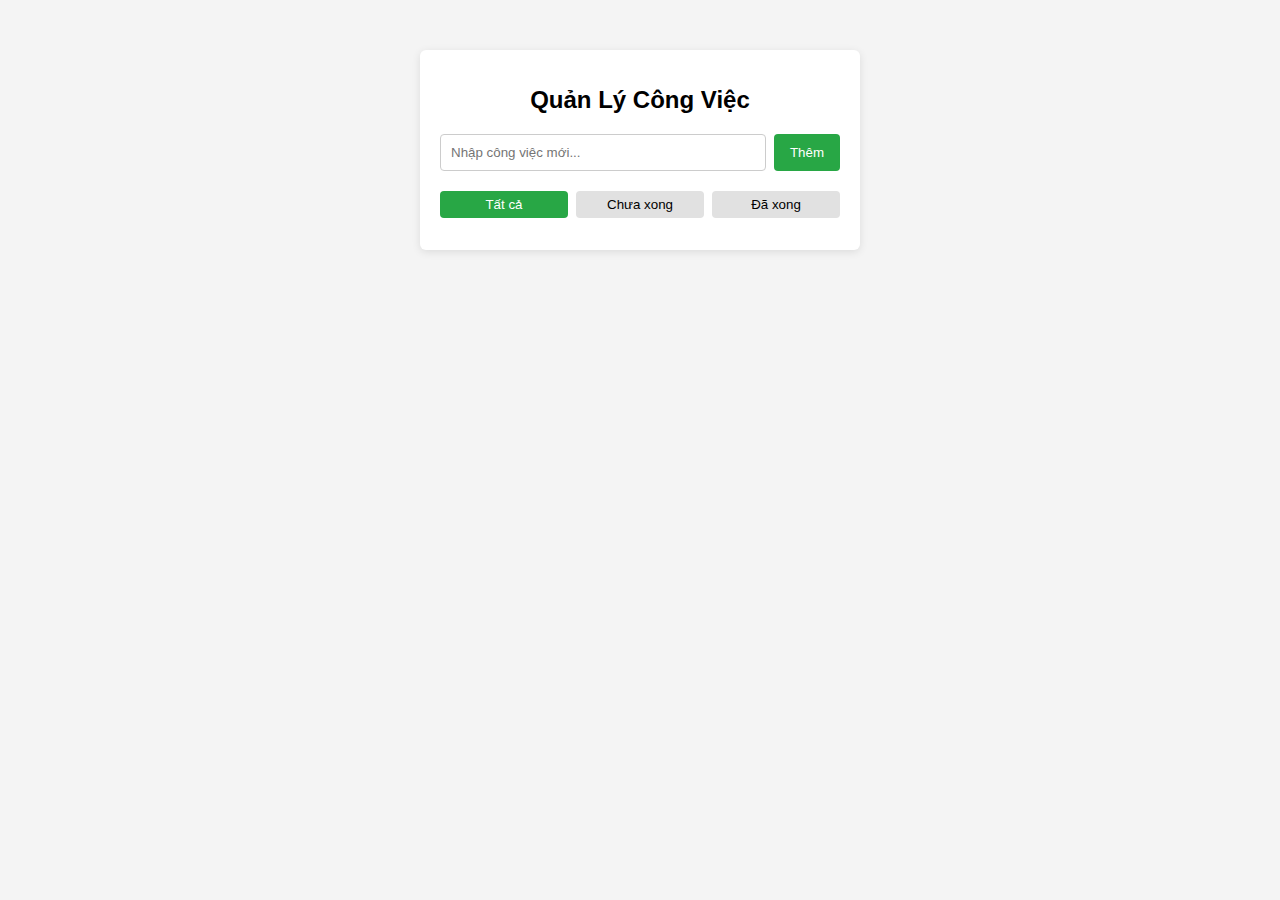
<file: LoAnhViet/TH3/Bai1/index.html>
<!DOCTYPE html>
<html lang="vi">
<head>
  <meta charset="UTF-8">
  <meta name="viewport" content="width=device-width,initial-scale=1">
  <title>Quản Lý Công Việc</title>
    <link rel="stylesheet" href="./style.css">
</head>
<body>
  <div class="todo-app">
    <h1>Quản Lý Công Việc</h1>
    <div class="input-group">
      <input type="text" id="new-task" placeholder="Nhập công việc mới...">
      <button id="add-task-btn">Thêm</button>
    </div>
    <div class="filters">
      <button data-filter="all" class="active">Tất cả</button>
      <button data-filter="pending">Chưa xong</button>
      <button data-filter="done">Đã xong</button>
    </div>
    <ul id="task-list"></ul>
  </div>
<script src="https://code.jquery.com/jquery-3.6.0.min.js"></script>
<script src="./script.js"></script>

</body>
</html>
</file>
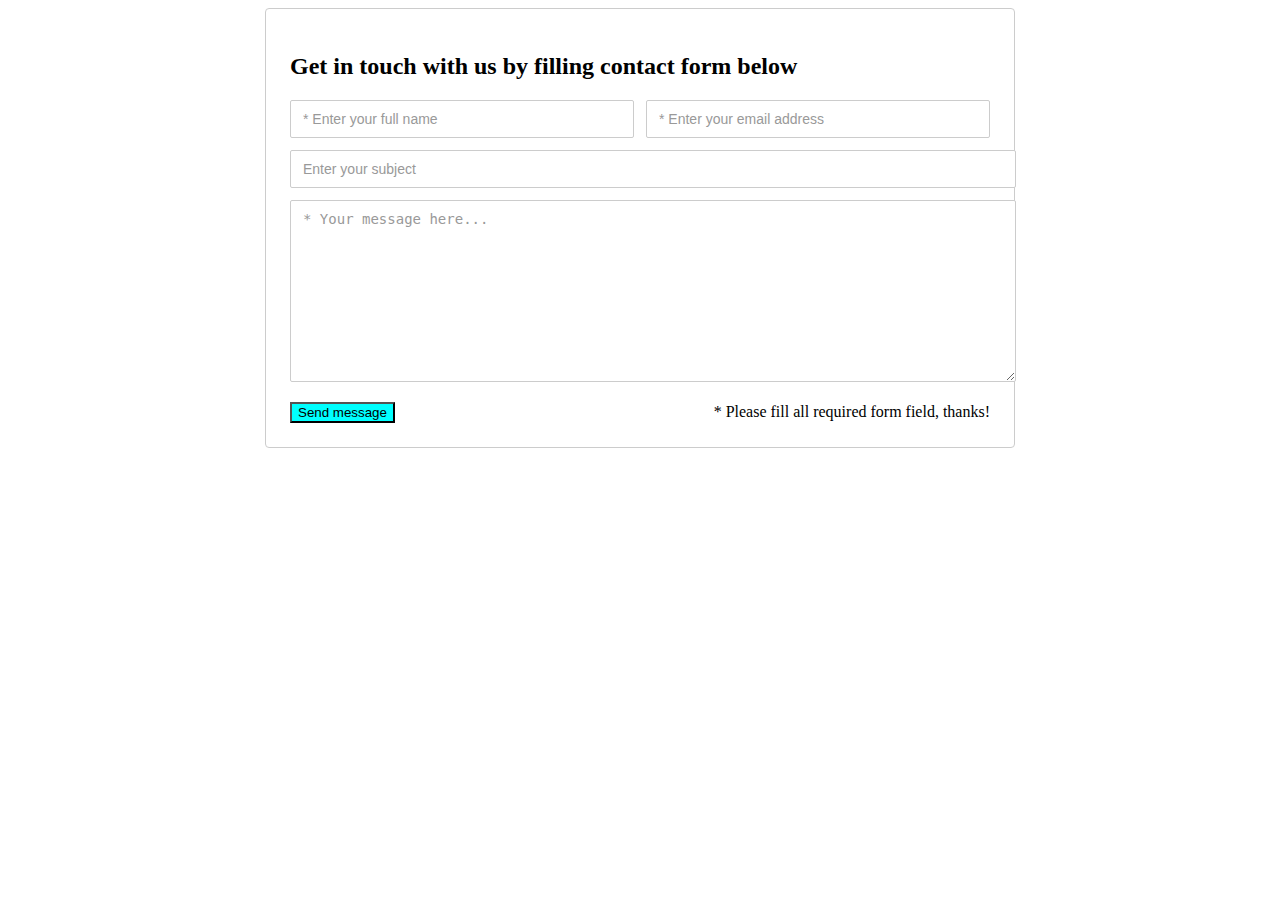
<file: LoAnhViet/ThucHanh2/bai1.html>
<!DOCTYPE html>
<html lang="en">
<head>
  <meta charset="UTF-8">
  <title>Document</title>
  <style>

    
    .contact-form {
      max-width: 700px;
      margin: auto;
      border: 1px solid #ccc;
      border-radius: 4px;
      padding: 24px;
    }

    .contact-form .row {
      display: flex;    
      gap: 12px;
      margin-bottom: 12px;
    }
    .contact-form .row.full {
      display: block;
    }

    .contact-form input[type="text"],
    .contact-form input[type="email"],
    .contact-form textarea {
      width: 100%;
      padding: 10px 12px;
      border: 1px solid #ccc;
      border-radius: 2px;
      font-size: 14px;
      color: #333;
    }
    .contact-form input::placeholder,
    .contact-form textarea::placeholder {
      color: #999;
    }

    .contact-form textarea {
      min-height: 160px;
      resize: vertical;
    }

    .contact-form .actions {
      display: flex;
      justify-content: space-between;
      align-items: center;
      margin-top: 16px;
    }
    button {
      background-color: aqua;
    }

  </style>
</head>
<body>

  <form class="contact-form">
    <h2>Get in touch with us by filling contact form below</h2>

    <div class="row">
      <input type="text" placeholder="* Enter your full name" required>
      <input type="email" placeholder="* Enter your email address" required>
    </div>

    <div class="row full">
      <input type="text" placeholder="Enter your subject">
    </div>

    <div class="row full">
      <textarea placeholder="* Your message here..." required></textarea>
    </div>

    <div class="actions">
      <button type="submit">Send message</button>
      <div class="note">* Please fill all required form field, thanks!</div>
    </div>
  </form>

</body>
</html>
</file>
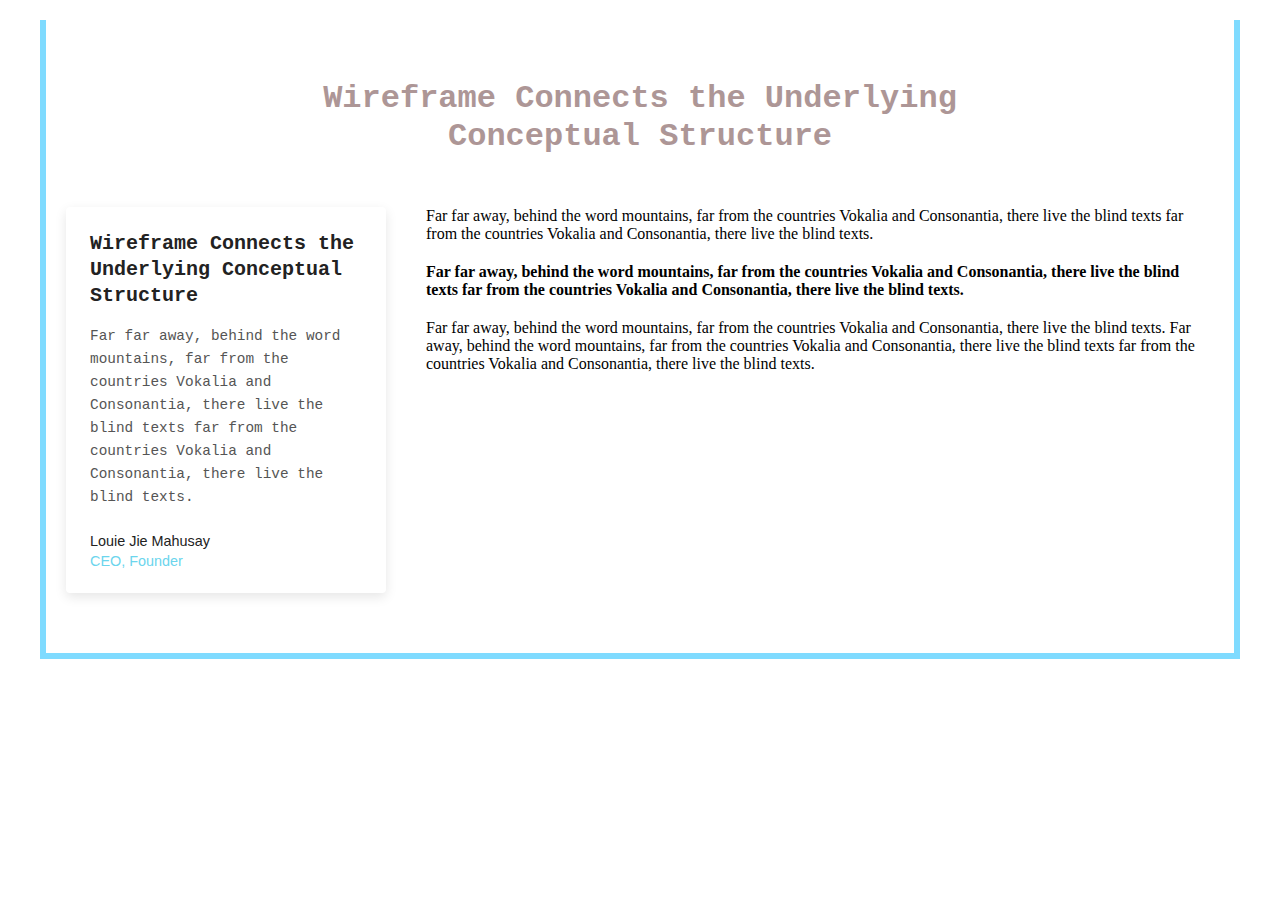
<file: LoAnhViet/ThucHanh2/bai3.html>
<!DOCTYPE html>
<html lang="en">
<head>
  <meta charset="UTF-8">
  <title>Document</title>
  <style>
    * {
      box-sizing: border-box;
      margin: 0;
      padding: 0;
    }


    .design-section {
      border-left: 6px solid #7FDBFF;
      border-right: 6px solid #7FDBFF;
      border-bottom: 6px solid #7FDBFF;
      background: #fff;
      padding: 60px 20px;
      margin: 20px auto;
      max-width: 1200px;
    }

    .design-section h2 {
      font-family: "Courier New", monospace;
      font-size: 2rem;
      text-align: center;
      margin-bottom: 50px;
      color: #ad9696;
      line-height: 1.2;
    }

    .columns {
      display: flex;
      gap: 40px;
      align-items: flex-start;
    }

    .card {
      flex: 0 0 320px;
      background: #fff;
      padding: 24px;
      box-shadow: 0 4px 12px rgba(0,0,0,0.1);
      border-radius: 4px;
    }
    .card h3 {
      font-family: "Courier New", monospace;
      font-size: 1.25rem;
      margin-bottom: 16px;
      color: #222;
      line-height: 1.3;
    }
    .card p {
      font-family: "Courier New", monospace;
      font-size: 0.9rem;
      line-height: 1.6;
      color: #555;
    }
    .card .author {
      margin-top: 24px;
      font-family: Arial, sans-serif;
      font-size: 0.9rem;
      color: #222;
    }
    .card .author span {
      display: block;
      margin-top: 4px;
      color: #6bd5ed;
    }


    .text p {
      margin-bottom: 20px;
    }
    .text p strong {
      font-weight: bold;
    }
  </style>
</head>
<body>

  <div class="top-bar"></div>

  <section class="design-section">
    <h2>
      Wireframe Connects the Underlying<br>
      Conceptual Structure
    </h2>
    <div class="columns">
      <div class="card">
        <h3>Wireframe Connects the Underlying Conceptual Structure</h3>
        <p>
          Far far away, behind the word mountains, far from the countries Vokalia
          and Consonantia, there live the blind texts far from the countries
          Vokalia and Consonantia, there live the blind texts.
        </p>
        <div class="author">
          Louie Jie Mahusay
          <span>CEO, Founder</span>
        </div>
      </div>

      <div class="text">
        <p>
          Far far away, behind the word mountains, far from the countries Vokalia
          and Consonantia, there live the blind texts far from the countries
          Vokalia and Consonantia, there live the blind texts.
        </p>
        <p>
          <strong>
            Far far away, behind the word mountains, far from the countries Vokalia
            and Consonantia, there live the blind texts far from the countries
            Vokalia and Consonantia, there live the blind texts.
          </strong>
        </p>
        <p>
          Far far away, behind the word mountains, far from the countries Vokalia
          and Consonantia, there live the blind texts. Far away, behind the word
          mountains, far from the countries Vokalia and Consonantia, there live
          the blind texts far from the countries Vokalia and Consonantia, there
          live the blind texts.
        </p>
      </div>
    </div>
  </section>

</body>
</html>
</file>
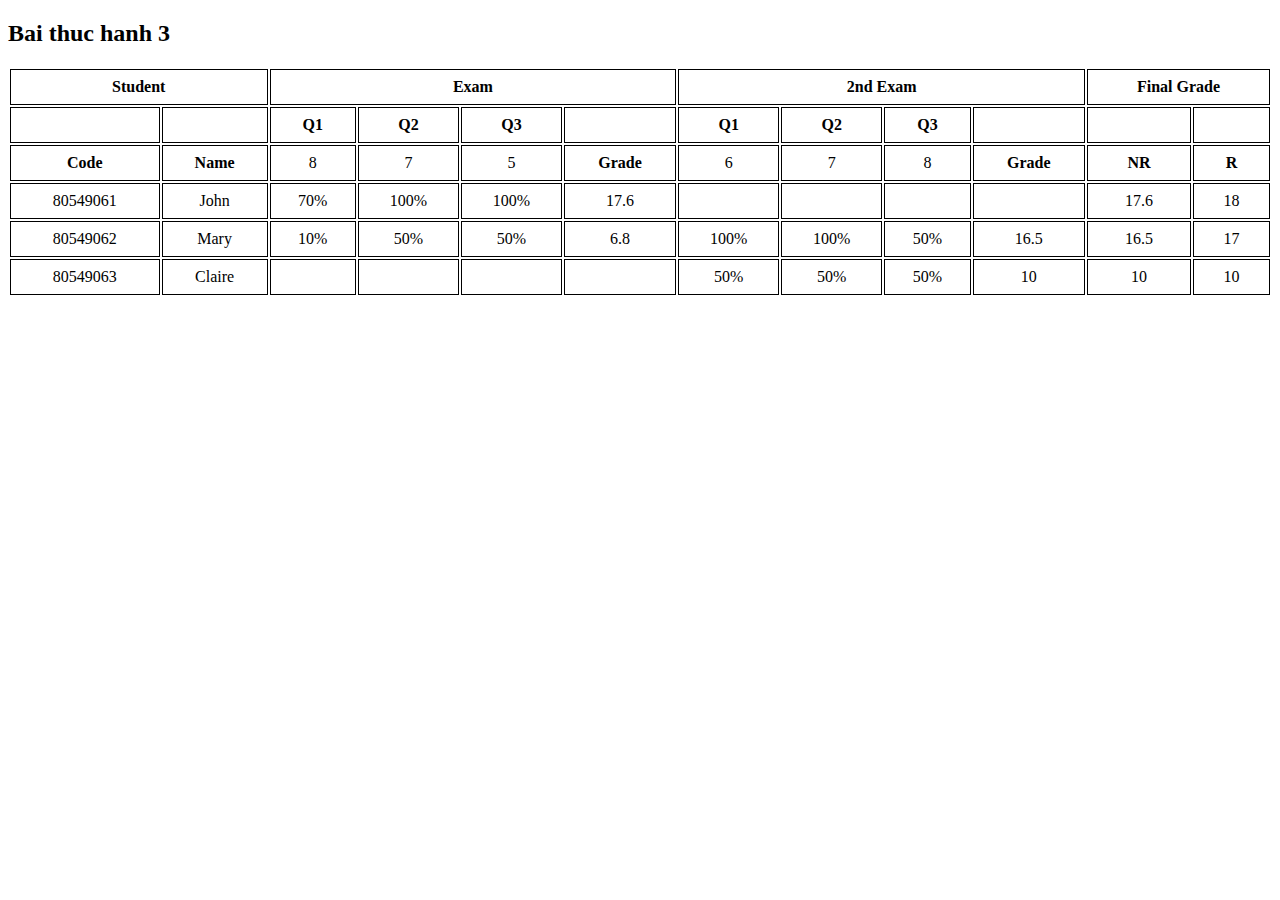
<file: LoAnhViet/ThucHanh1/Bai3/bai3.html>
<!DOCTYPE html>
<html lang="en">
<head>
    <meta charset="UTF-8">
    <meta name="viewport" content="width=device-width, initial-scale=1.0">
    <title>Document</title>
    <style>
        table {
            width: 100%;
        }
        th, td {
            border: 1px solid black;
            padding: 8px;
            text-align: center;
        }
    </style>
</head>
<body>
    <h2>Bai thuc hanh 3</h2>
    <table>
        <tr>
            <th colspan="2">Student</th>
            <th colspan="4">Exam</th>
            <th colspan="4">2nd Exam</th>
            <th colspan="2">Final Grade</th>
        </tr>
        <tr>
            <th></th>
            <th></th>
            <th>Q1</th>
            <th>Q2</th>
            <th>Q3</th>
            <th></th>
            <th>Q1</th>
            <th>Q2</th>
            <th>Q3</th>
            <th></th>
            <th></th>
            <th></th>
        </tr>
        <tr>
            <th>Code</th>
            <th>Name</th>
            <td>8</td>
            <td>7</td>
            <td>5</td>
            <th>Grade</th>
            <td>6</td>
            <td>7</td>
            <td>8</td>
            <th>Grade</th>
            <th>NR</th>
            <th>R</th>
        </tr>
        <tr>
            <td>80549061</td>
            <td>John</td>
            <td>70%</td>
            <td>100%</td>
            <td>100%</td>
            <td>17.6</td>
            <td></td>
            <td></td>
            <td></td>
            <th></th>
            <td>17.6</td>
            <td>18</td>
        </tr>
        <tr>
            <td>80549062</td>
            <td>Mary</td>
            <td>10%</td>
            <td>50%</td>
            <td>50%</td>
            <td>6.8</td>
            <td>100%</td>
            <td>100%</td>
            <td>50%</td>
            <td>16.5</td>
            <td>16.5</td>
            <td>17</td>
        </tr>
        <tr>
            <td>80549063</td>
            <td>Claire</td>
            <td></td>
            <td></td>
            <td></td>
            <th></th>
            <td>50%</td>
            <td>50%</td>
            <td>50%</td>
            <td>10</td>
            <td>10</td>
            <td>10</td>
        </tr>
        
    </table>
</body>
</html>
</file>
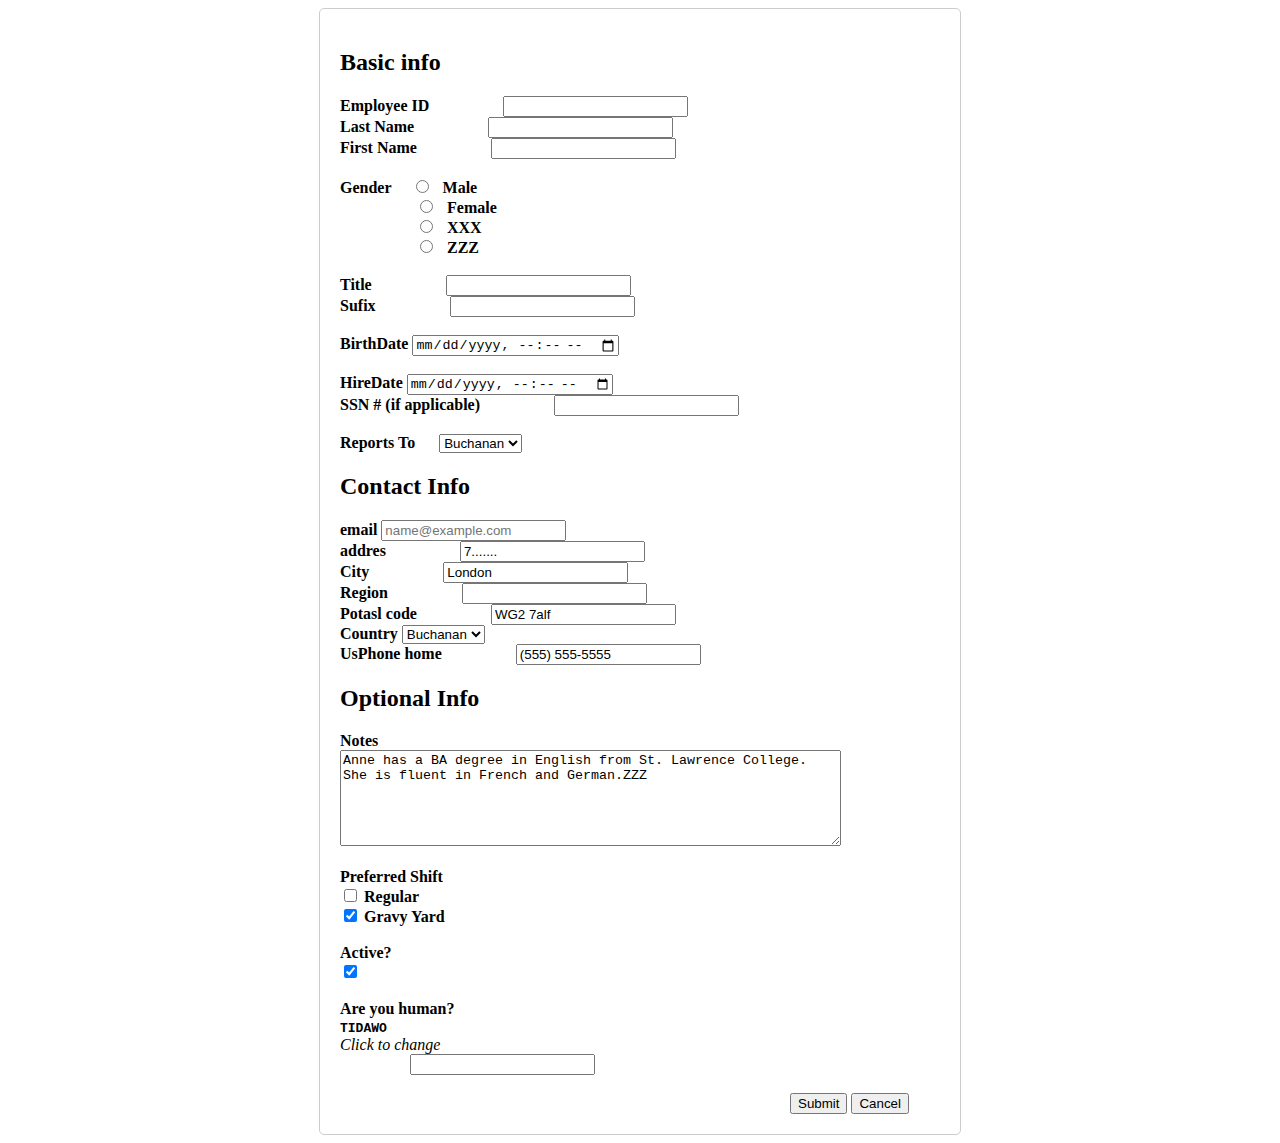
<file: LoAnhViet/ThucHanh1/Bai4/bai4.html>
<!DOCTYPE html>
<html lang="en">
<head>
    <meta charset="UTF-8">
    <meta name="viewport" content="width=device-width, initial-scale=1.0">
    <title>Document</title>
    <style>
        
        form {
            max-width: 600px;
            margin: auto;
            padding: 20px;
            border: 1px solid #ccc;
            border-radius: 5px;
        }
      
       input[type="text"]{
        margin-left: 70px;
       }
        
        
        label {
            font-weight: bold;
        }
        input[type="radio"] {
            margin-right: 10px;
        }
    </style>
</head>
<body>
    <form action="">
        <h2>Basic info</h2>
        <label for="">Employee ID</label> <input type="text" name="id" id="id"><br>
        <label for="">Last Name</label> <input type="text" name="name" id="name"><br>
        <label for="">First Name</label> <input type="text" name="name" id="name"><br>
        <br>
        <label for="">Gender</label>
        <input type="radio" name style="margin-left: 20px;"> <label for="">Male</label> <br>
        <input type="radio" name style="margin-left: 80px;"> <label for="">Female</label> <br>
        <input type="radio" name style="margin-left: 80px;"> <label for="">XXX</label> <br>
        <input type="radio" name style="margin-left: 80px;"> <label for="">ZZZ</label> <br>
        <br>
        <label for="">Title</label> <input type="text" name="title" id="title"><br>
        <label for="">Sufix</label> <input type="text" name="" id=""> <br> <br>
        <label for="">BirthDate</label> <input type="datetime-local" name="" id="" value=""> <br> <br>
        <label for="">HireDate</label> <input type="datetime-local" name="" id="">
        <br>
        <label for="">SSN # (if applicable)</label> <input type="text" name="" id=""> <br> <br>
        <label for="" style="margin-right: 20px;">Reports To</label> 
        <select>
            <option>Buchanan</option>
            <option>1</option>
            <option>2</option>
          </select>
          <br>
    
    <h2>Contact Info</h2>
    <label for="">email</label> <input type="email" placeholder="name@example.com"> <br>
    <label for="">addres</label> <input type="text" id="addres" value="7......."><br>
    <label for="">City</label> <input type="text" name="city" id="city" value="London"><br>
    <label for="region">Region</label>
    <input type="text" id="region"> <br>
    <label for="">Potasl code</label> <input type="text" name="postal" id="postal" value="WG2 7alf"><br>
    <label for="">Country</label>  
    <select>
        <option>Buchanan</option>
        <option>1</option>
        <option>2</option>
      </select>
      <br>
      <label for="">UsPhone home</label> <input type="text" name="phone" id="phone" value="(555) 555-5555"><br>

      <h2>Optional Info</h2>
        <!-- Notes -->
  <label for="notes">Notes</label><br>
  <textarea id="notes" rows="6" cols="60">
Anne has a BA degree in English from St. Lawrence College.
She is fluent in French and German.ZZZ
  </textarea><br><br>

  <label>Preferred Shift</label><br>
  <input type="checkbox" id="regular" name="shift" value="regular">
  <label for="regular">Regular</label><br>
  <input type="checkbox" id="graveyard" name="shift" value="graveyard" checked>
  <label for="graveyard">Gravy Yard</label><br><br>

  <label for="active">Active?</label><br>
  <input type="checkbox" id="active" name="active" checked><br><br>

  <label for="captcha">Are you human?</label><br>
  <strong style="font-family: monospace;">TIDAWO</strong><br>
  <em>Click to change</em><br>
  <input type="text" id="captcha" name="captcha"><br><br>
  <button style="margin-left: 450px;">Submit</button>
  <button>Cancel</button>
  <br>
    </form>
    
</body>
</html>
</file>
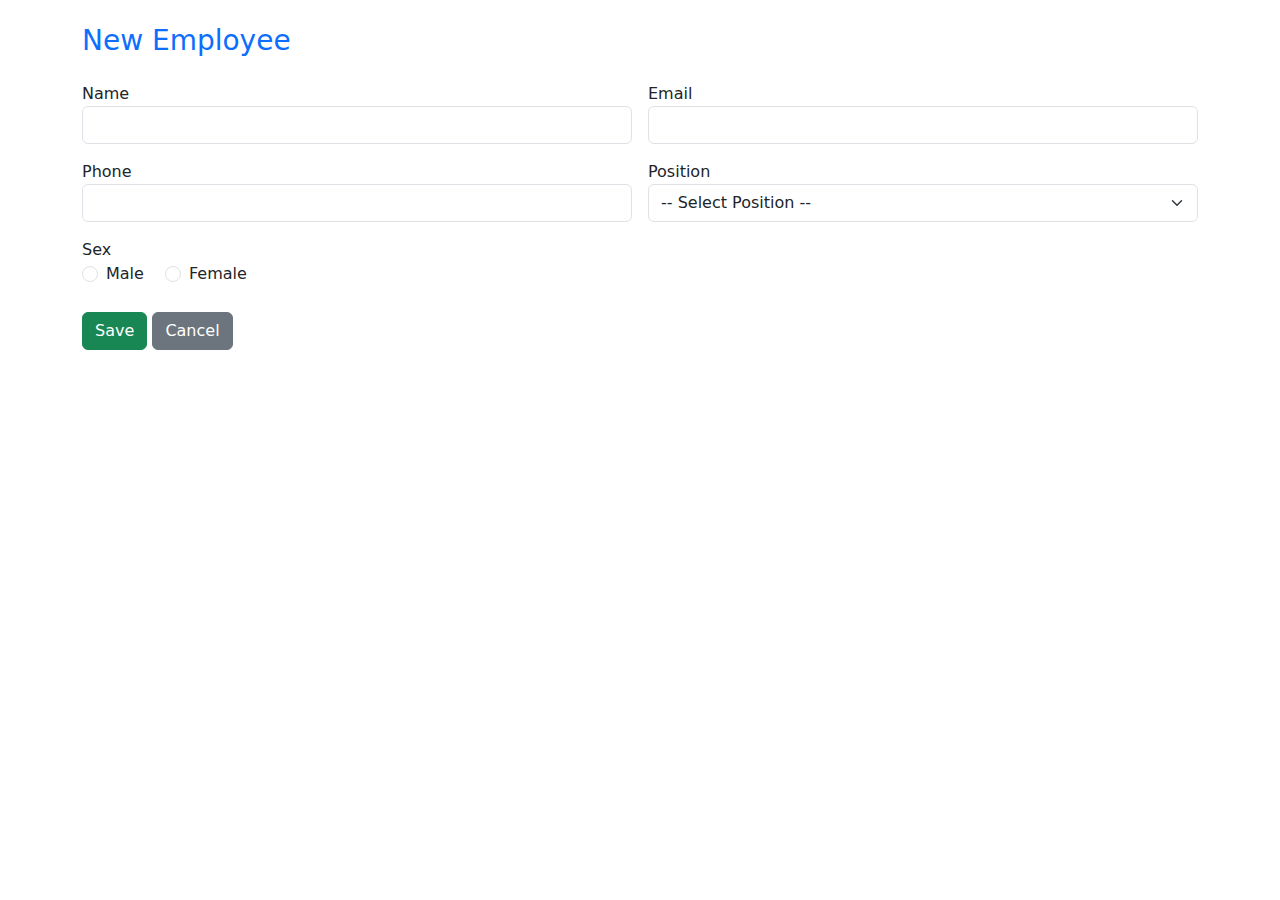
<file: LoAnhViet/ThucHanh1/Bai5/add.html>
<!DOCTYPE html>
<html lang="en">
<head>
  <meta charset="UTF-8">
  <title>New Employee</title>
  <link href="https://cdn.jsdelivr.net/npm/bootstrap@5.3.0/dist/css/bootstrap.min.css" rel="stylesheet">
</head>
<body>

<div class="container mt-4">
  <h3 class="mb-4 text-primary">New Employee</h3>
  <form>
    <div class="row g-3">
      <div class="col-md-6">
        <label>Name</label>
        <input type="text" class="form-control">
      </div>
      <div class="col-md-6">
        <label>Email</label>
        <input type="email" class="form-control">
      </div>
      <div class="col-md-6">
        <label>Phone</label>
        <input type="text" class="form-control">
      </div>
      <div class="col-md-6">
        <label>Position</label>
        <select class="form-select">
          <option>-- Select Position --</option>
          <option>Staff</option>
          <option>Manager</option>
          <option>CEO</option>
        </select>
      </div>
      <div class="col-12">
        <label>Sex</label><br>
        <div class="form-check form-check-inline">
          <input class="form-check-input" type="radio" name="gender" id="male">
          <label class="form-check-label" for="male">Male</label>
        </div>
        <div class="form-check form-check-inline">
          <input class="form-check-input" type="radio" name="gender" id="female">
          <label class="form-check-label" for="female">Female</label>
        </div>
      </div>
    </div>
    <div class="mt-4">
      <button type="submit" class="btn btn-success">Save</button>
      <a href="index.html" class="btn btn-secondary">Cancel</a>
    </div>
  </form>
</div>

</body>
</html>
</file>
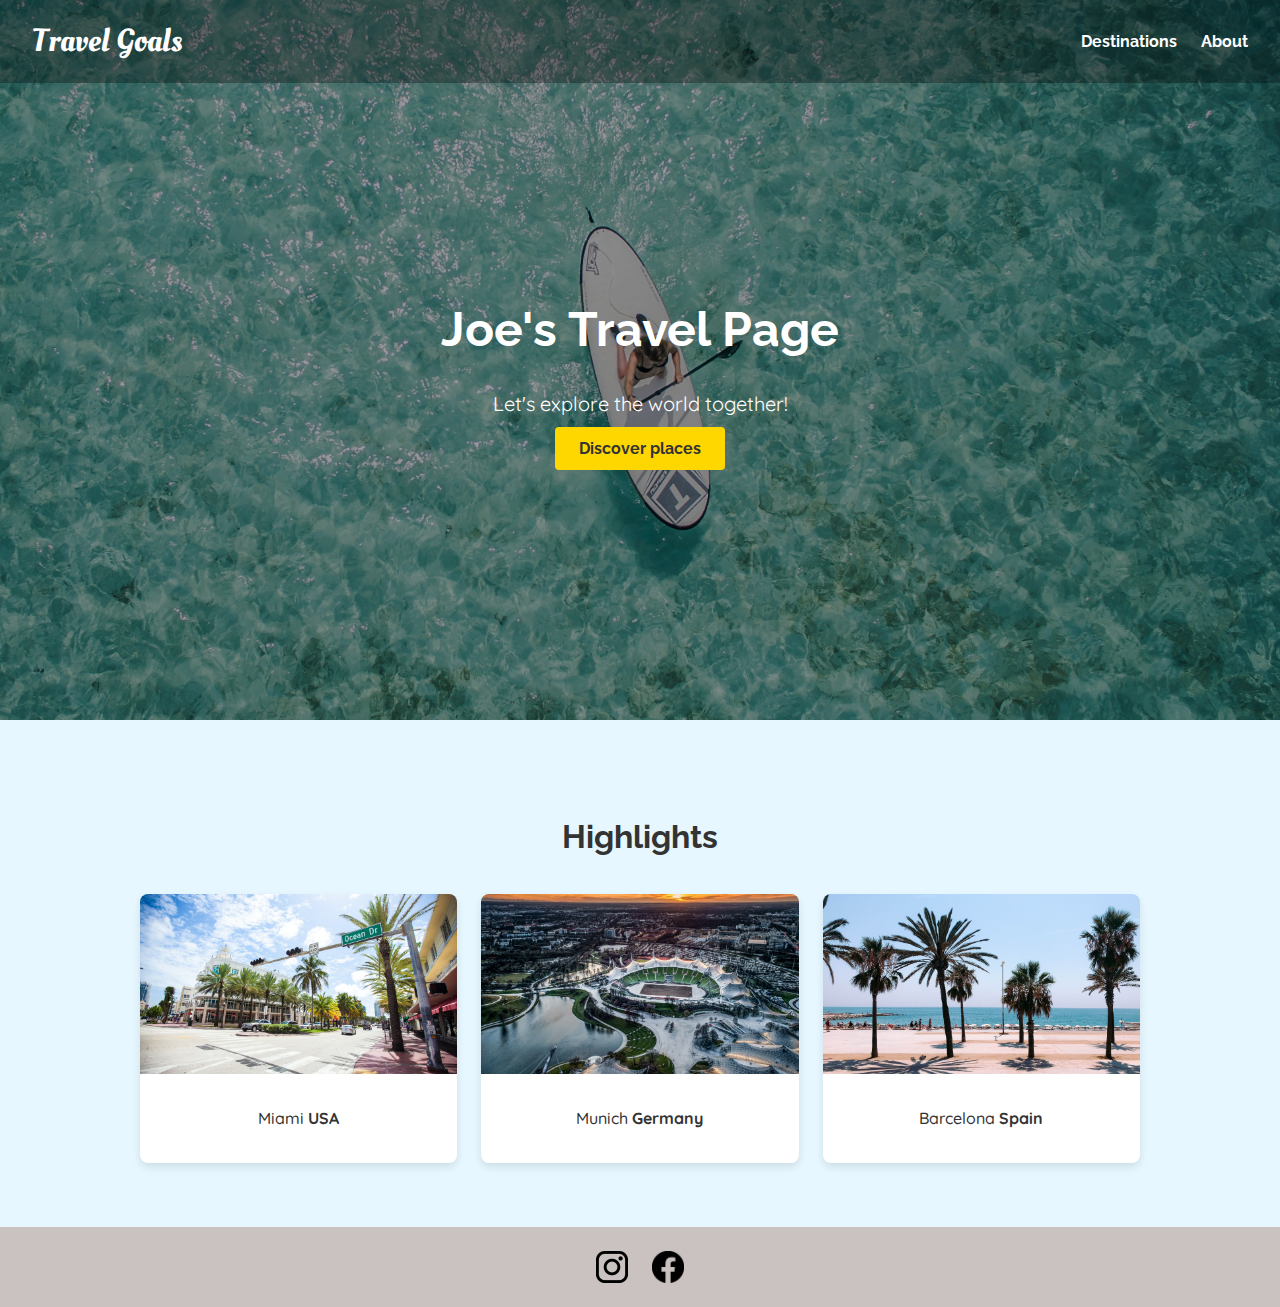
<file: LoAnhViet/ThucHanh2/Bai2/bai2.html>
<!DOCTYPE html>
<html lang="en">
  <head>
    <meta charset="UTF-8" />
    <link
      href="https://fonts.googleapis.com/css2?family=Raleway:wght@700&family=Oleo+Script:wght@700&family=Quicksand:wght@300;500&display=swap"
      rel="stylesheet"
    />
    <link rel="stylesheet" href="shared.css" />
    <link rel="stylesheet" href="./style.css" />
    <title>Document</title>
  </head>
  <body>
    <header>
      <div id="page-logo">
        <a href="/index.html">Travel Goals</a>
      </div>
      <nav>
        <ul>
          <li><a href="/places.html">Destinations</a></li>
          <li><a href="">About</a></li>
        </ul>
      </nav>
    </header>
    <main>
      <section id="hero">
        <div id="hero-content">
          <h1>Joe's Travel Page</h1>
          <p>Let's explore the world together!</p>
          
          <a href="./imagine/ocean.jpg">Discover places</a>
        </div>
      </section>
      <section id="highlights">
        <h2>Highlights</h2>
        <ul id="destinations">
          <li class="destination">
            <img
              src="./imagine/miami.jpg"
              alt="Miami streets on sunny day"
            />
            <p>Miami <strong>USA</strong></p>
          </li>
          <li class="destination">
            <img
              src="./imagine/munich.jpg"
              alt="Munich stadium in winter"
            />
            <p>Munich <strong>Germany</strong></p>
          </li>
          <li class="destination">
            <img
              src="imagine/barcelona.jpg"
              alt="Palm beach in Barcelona"
            />
            <p>Barcelona <strong>Spain</strong></p>
          </li>
        </ul>
      </section>
    </main>
    <footer>
      <ul>
        <li>
          <a href="https://www.instagram.com">
            <img src="./imagine/insta.png" alt="Instagram logo"
          /></a>
        </li>
        <li>
          <a href="https://www.facebook.com">
            <img src="./imagine/facebook.png" alt="Facebook logo"
          /></a>
        </li>
      </ul>
    </footer>
  </body>
</html>
</file>
<file: LoAnhViet/TH3/Bai1/style.css>
body { font-family: Arial, sans-serif; background:#f4f4f4; display:flex; justify-content:center; padding:50px 0; margin:0 }
    .todo-app { background:#fff; padding:20px; border-radius:6px; box-shadow:0 2px 8px rgba(0,0,0,0.1); width:100%; max-width:400px }
    .todo-app h1 { text-align:center; margin-bottom:20px; font-size:1.5rem }
    .input-group { display:flex; gap:8px; margin-bottom:20px }
    .input-group input { flex:1; padding:10px; border:1px solid #ccc; border-radius:4px }
    .input-group button { padding:0 16px; border:none; background:#28a745; color:#fff; border-radius:4px; cursor:pointer }
    .input-group button:hover { background:#218838 }
    .filters { display:flex; gap:8px; margin-bottom:12px }
    .filters button { flex:1; padding:6px; border:none; background:#e1e1e1; border-radius:4px; cursor:pointer }
    .filters button.active { background:#28a745; color:#fff }
    #task-list { list-style:none; padding:0; margin:0 }
    #task-list li { display:flex; justify-content:space-between; align-items:center;
                     padding:10px; border-bottom:1px solid #eee }
    #task-list li.done .text { text-decoration:line-through; color:#777 }
    #task-list li button.delete { background:#dc3545; color:#fff; border:none;
                                  padding:4px 8px; border-radius:4px; cursor:pointer }
    #task-list li button.delete:hover { background:#c82333 }
</file>
<file: LoAnhViet/ThucHanh2/Bai2/shared.css>
*,
*::before,
*::after {
  box-sizing: border-box;
}

body {
  margin: 0;
  font-family: 'Quicksand', sans-serif;
  color: #333;
  line-height: 1.6;
  background: #fff;
}

img {
  max-width: 100%;
  height: auto;
  display: block;
}

ul {
  list-style: none;
  margin: 0;
  padding: 0;
}

a {
  text-decoration: none;
  color: inherit;
}
</file>
<file: LoAnhViet/ThucHanh2/Bai2/style.css>
header {
  position: absolute;
  top: 0; left: 0; right: 0;
  display: flex;
  justify-content: space-between;
  align-items: center;
  padding: 1rem 2rem;
  background: rgba(0, 0, 0, 0.3);
  z-index: 10;
}

#page-logo a {
  font-family: 'Oleo Script', cursive;
  font-size: 2rem;
  color: #fff;
}

nav ul {
  display: flex;
  gap: 1.5rem;
}

nav a {
  font-family: 'Raleway', sans-serif;
  font-weight: 700;
  color: #fff;
  transition: color 0.3s;
}

nav a:hover {
  color: #ffd700;
}

#hero {
  position: relative;
  height: 80vh;
  background: url('./imagine/ocean.jpg') center/cover no-repeat;
  display: flex;
  justify-content: center;
  align-items: center;
}

#hero::before {
  content: '';
  position: absolute;
  top: 0; right: 0; bottom: 0; left: 0;
  background: rgba(0, 0, 0, 0.4);
}

#hero-content {
  position: relative;
  text-align: center;
  color: #fff;
  padding: 1rem 2rem;
}

#hero-content h1 {
  font-family: 'Raleway', sans-serif;
  font-weight: 700;
  font-size: 3rem;
  margin-bottom: 0.5rem;
}

#hero-content p {
  font-size: 1.25rem;
  margin-bottom: 1rem;
}

#hero-content a {
  font-family: 'Raleway', sans-serif;
  font-weight: 700;
  background: #ffd700;
  color: #333;
  padding: 0.75rem 1.5rem;
  border-radius: 4px;
  transition: background 0.3s, color 0.3s;
}

#hero-content a:hover {
  background: #e6c200;
  color: #000;
}

/* ----- HIGHLIGHTS ----- */
#highlights {
  background: #e6f7ff;
  padding: 4rem 2rem;
}

#highlights h2 {
  font-family: 'Raleway', sans-serif;
  font-weight: 700;
  text-align: center;
  font-size: 2rem;
  margin-bottom: 2rem;
}

#destinations {
  display: grid;
  grid-template-columns: repeat(auto-fit, minmax(250px, 1fr));
  gap: 1.5rem;
  max-width: 1000px;
  margin: 0 auto;
}

.destination {
  background: #fff;
  border-radius: 8px;
  overflow: hidden;
  box-shadow: 0 4px 8px rgba(0, 0, 0, 0.1);
  text-align: center;
  transition: transform 0.3s;
}

.destination:hover {
  transform: translateY(-5px);
}

.destination img {
  width: 100%;
  height: 180px;
  object-fit: cover;
}

.destination p {
  padding: 1rem;
  font-family: 'Quicksand', sans-serif;
  font-weight: 500;
  font-size: 1rem;
  color: #333;
}

.destination strong {
  font-weight: 700;
}

/* ----- FOOTER ----- */
footer {
  background: #cac1c1;
  padding: 1.5rem 0;
  text-align: center;
}

footer ul {
  display: flex;
  justify-content: center;
  gap: 1.5rem;
}

footer a img {
  width: 32px;
  height: 32px;
  filter: invert(100%);
  transition: filter 0.3s;
}

footer a:hover img {
  filter: invert(70%);
}
</file>
